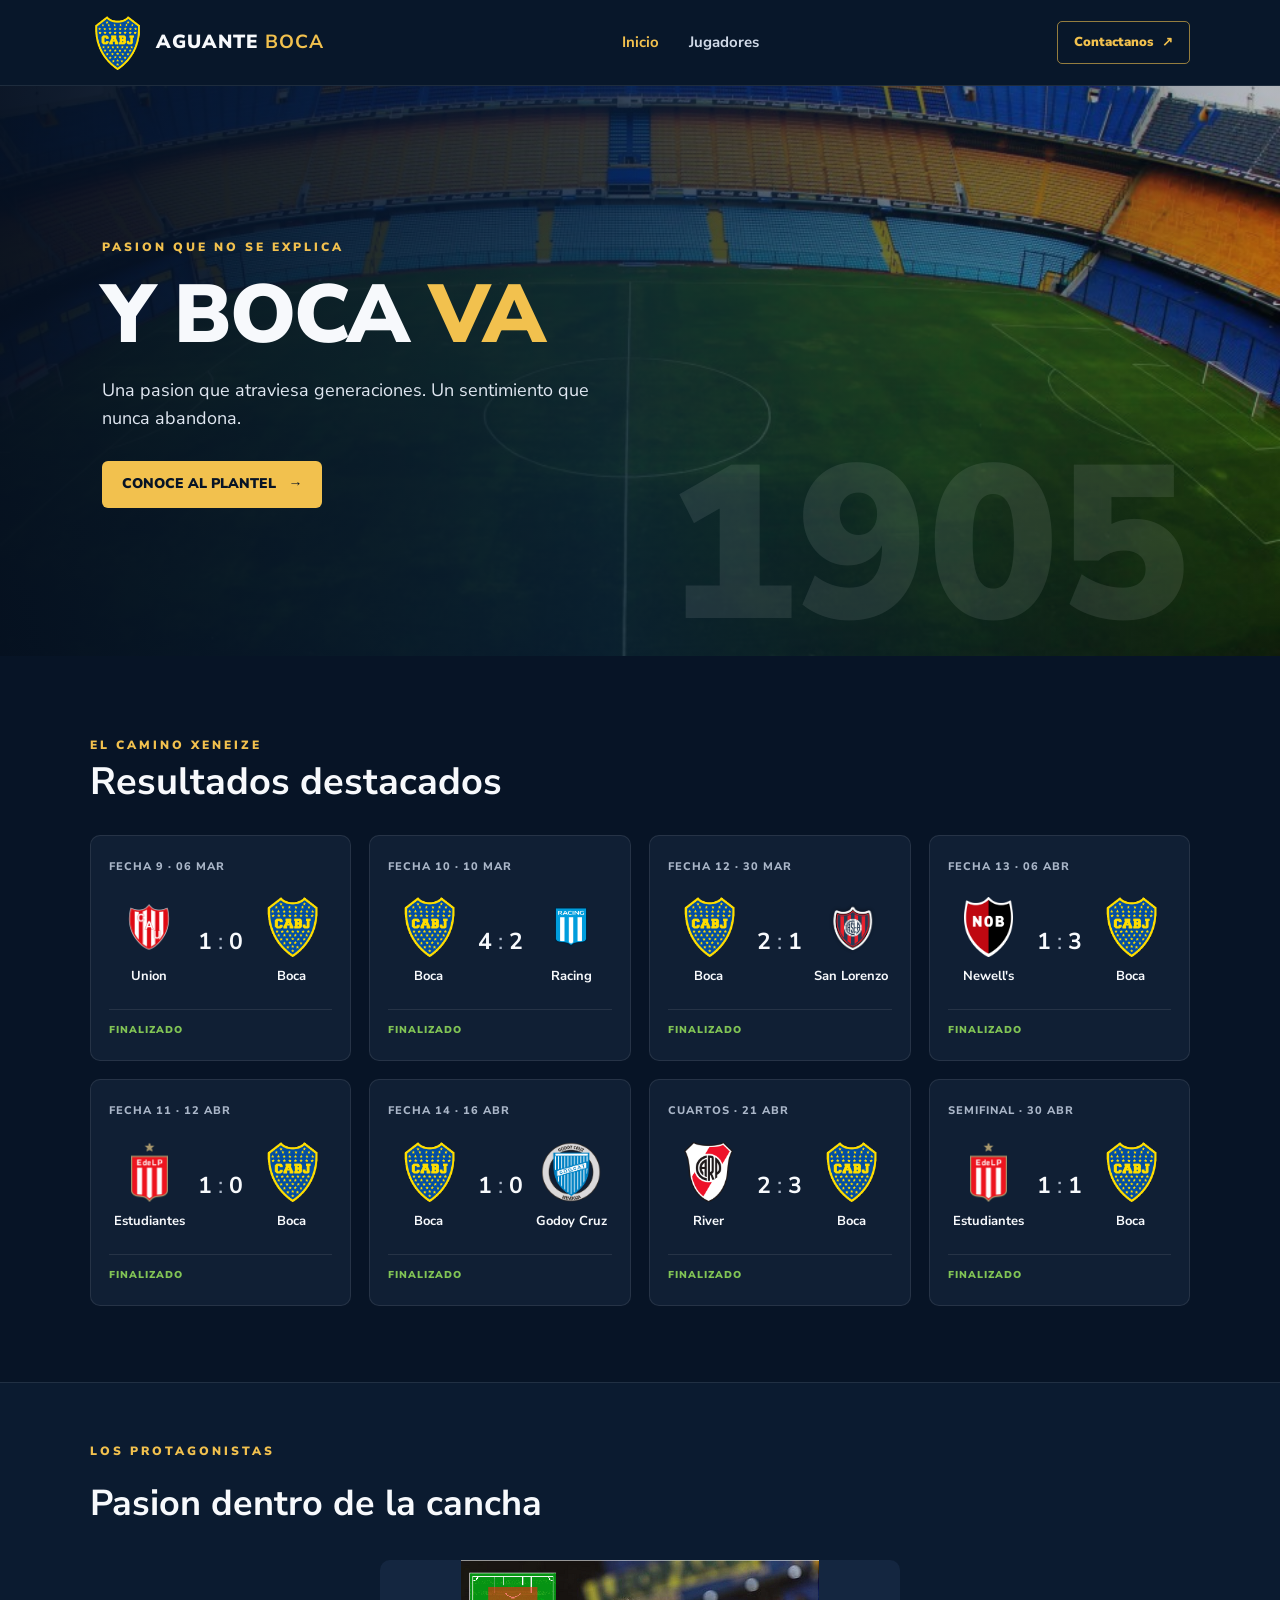
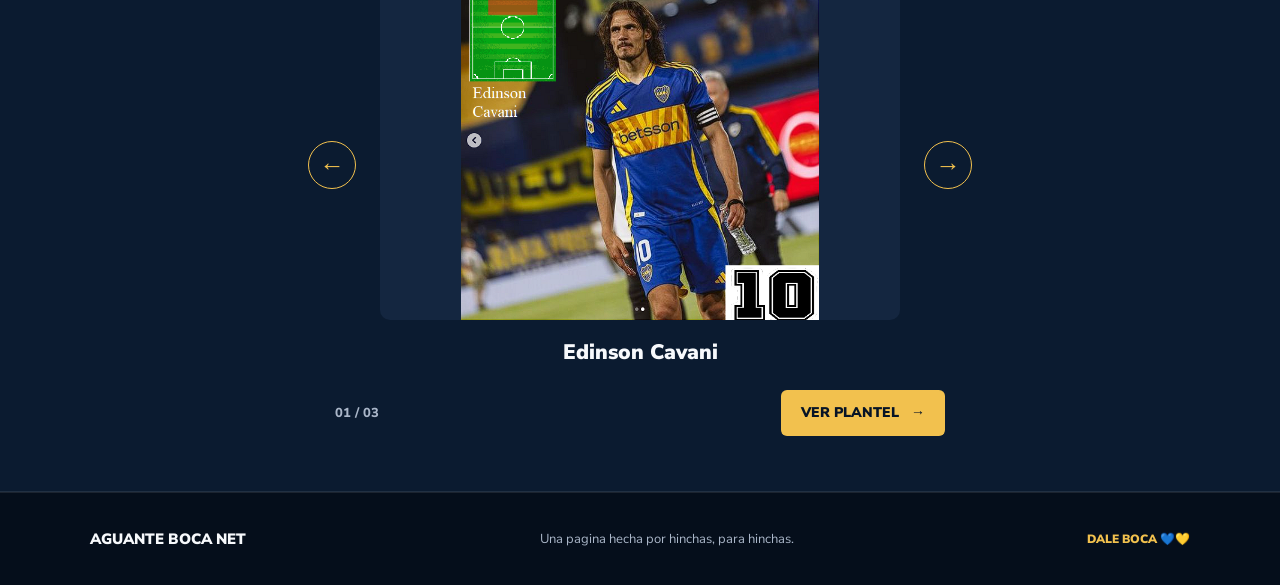
<file: Index.html>
<!DOCTYPE html>
<html lang="es">
<head>
    <title>Aguante Boca Net | Pasion Xeneize</title>

    <link rel="preconnect" href="https://fonts.googleapis.com">
    <link rel="preconnect" href="https://fonts.gstatic.com" crossorigin>
    <link href="https://fonts.googleapis.com/css2?family=Nunito+Sans:wght@400;600;700;800;900&display=swap" rel="stylesheet">
    <link rel="stylesheet" href="AguanteBocaCSS.css">

    <script src="Inicio.js" defer></script>
</head>

<body>
    <header class="header">
        <a class="logo" href="index.html" aria-label="Aguante Boca Net - Inicio">
            <img src="img/escudos/BocaEscudo.png" alt="Escudo de Boca Juniors">
            <span>AGUANTE <strong>BOCA</strong></span>
        </a>

        <nav class="nav-links" aria-label="Navegacion principal">
            <ul>
                <li><a href="index.html" class="activo" aria-current="page">Inicio</a></li>
                <li><a href="PresentacionJugadores.html">Jugadores</a></li>
            </ul>
        </nav>

        <a href="HacerseSocio.html" class="miembro">Contactanos <span>↗</span></a>
    </header>

    <main>
        <section class="bienvenida">
            <div class="bienvenida-div"></div>

            <div class="bienvenida-txt">
                <span class="etiqueta">PASION QUE NO SE EXPLICA</span>
                <h1>Y BOCA <span>VA</span></h1>
                <p>Una pasion que atraviesa generaciones. Un sentimiento que nunca abandona.</p>
                <a href="PresentacionJugadores.html" class="boton-principal">
                    CONOCE AL PLANTEL <span>→</span>
                </a>
            </div>

            <div class="bienvenida-numero" aria-hidden="true">1905</div>
        </section>

        <section class="partidos">
            <div class="seccion-encabezado">
                <div>
                    <span class="etiqueta">EL CAMINO XENEIZE</span>
                    <h2>Resultados destacados</h2>
                </div>
            </div>

            <div class="partidos-seccion">
                <article class="partidos-item">
                    <span class="fecha">FECHA 9 · 06 MAR</span>
                    <div class="equipos">
                        <div class="equipo">
                            <img src="img/escudos/ca-union-logo-0.png" alt="Escudo de Unión">
                            <h3>Union</h3>
                        </div>
                        <div class="marcador"><strong>1</strong><span>:</span><strong>0</strong></div>
                        <div class="equipo">
                            <img src="img/escudos/BocaEscudo.png" alt="Escudo de Boca Juniors">
                            <h3>Boca</h3>
                        </div>
                    </div>
                    <span class="estado">FINALIZADO</span>
                </article>

                <article class="partidos-item">
                    <span class="fecha">FECHA 10 · 10 MAR</span>
                    <div class="equipos">
                        <div class="equipo">
                            <img src="img/escudos/BocaEscudo.png" alt="Escudo de Boca Juniors">
                            <h3>Boca</h3>
                        </div>
                        <div class="marcador"><strong>4</strong><span>:</span><strong>2</strong></div>
                        <div class="equipo">
                            <img src="img/escudos/racing-8211-racing-club-de-avellaneda.png" alt="Escudo de Racing Club">
                            <h3>Racing</h3>
                        </div>
                    </div>
                    <span class="estado">FINALIZADO</span>
                </article>

                <article class="partidos-item">
                    <span class="fecha">FECHA 12 · 30 MAR</span>
                    <div class="equipos">
                        <div class="equipo">
                            <img src="img/escudos/BocaEscudo.png" alt="Escudo de Boca Juniors">
                            <h3>Boca</h3>
                        </div>
                        <div class="marcador"><strong>2</strong><span>:</span><strong>1</strong></div>
                        <div class="equipo">
                            <img src="img/escudos/Photoroom-20240415_122843.png" alt="Escudo de San Lorenzo">
                            <h3>San Lorenzo</h3>
                        </div>
                    </div>
                    <span class="estado">FINALIZADO</span>
                </article>

                <article class="partidos-item">
                    <span class="fecha">FECHA 13 · 06 ABR</span>
                    <div class="equipos">
                        <div class="equipo">
                            <img src="img/escudos/Newells-old-boys-logo.png" alt="Escudo de Newell's Old Boys">
                            <h3>Newell's</h3>
                        </div>
                        <div class="marcador"><strong>1</strong><span>:</span><strong>3</strong></div>
                        <div class="equipo">
                            <img src="img/escudos/BocaEscudo.png" alt="Escudo de Boca Juniors">
                            <h3>Boca</h3>
                        </div>
                    </div>
                    <span class="estado">FINALIZADO</span>
                </article>

                <article class="partidos-item">
                    <span class="fecha">FECHA 11 · 12 ABR</span>
                    <div class="equipos">
                        <div class="equipo">
                            <img src="img/escudos/Escudo_de_Estudiantes_de_La_Plata.svg.png" alt="Escudo de Estudiantes">
                            <h3>Estudiantes</h3>
                        </div>
                        <div class="marcador"><strong>1</strong><span>:</span><strong>0</strong></div>
                        <div class="equipo">
                            <img src="img/escudos/BocaEscudo.png" alt="Escudo de Boca Juniors">
                            <h3>Boca</h3>
                        </div>
                    </div>
                    <span class="estado">FINALIZADO</span>
                </article>

                <article class="partidos-item">
                    <span class="fecha">FECHA 14 · 16 ABR</span>
                    <div class="equipos">
                        <div class="equipo">
                            <img src="img/escudos/BocaEscudo.png" alt="Escudo de Boca Juniors">
                            <h3>Boca</h3>
                        </div>
                        <div class="marcador"><strong>1</strong><span>:</span><strong>0</strong></div>
                        <div class="equipo">
                            <img src="img/escudos/Escudo_del_Club_Deportivo_Godoy_Cruz_Antonio_Tomba.svg.png" alt="Escudo de Godoy Cruz">
                            <h3>Godoy Cruz</h3>
                        </div>
                    </div>
                    <span class="estado">FINALIZADO</span>
                </article>

                <article class="partidos-item">
                    <span class="fecha">CUARTOS · 21 ABR</span>
                    <div class="equipos">
                        <div class="equipo">
                            <img src="img/escudos/Logo_River_Plate.png" alt="Escudo de River Plate">
                            <h3>River</h3>
                        </div>
                        <div class="marcador"><strong>2</strong><span>:</span><strong>3</strong></div>
                        <div class="equipo">
                            <img src="img/escudos/BocaEscudo.png" alt="Escudo de Boca Juniors">
                            <h3>Boca</h3>
                        </div>
                    </div>
                    <span class="estado">FINALIZADO</span>
                </article>

                <article class="partidos-item">
                    <span class="fecha">SEMIFINAL · 30 ABR</span>
                    <div class="equipos">
                        <div class="equipo">
                            <img src="img/escudos/Escudo_de_Estudiantes_de_La_Plata.svg.png" alt="Escudo de Estudiantes">
                            <h3>Estudiantes</h3>
                        </div>
                        <div class="marcador"><strong>1</strong><span>:</span><strong>1</strong></div>
                        <div class="equipo">
                            <img src="img/escudos/BocaEscudo.png" alt="Escudo de Boca Juniors">
                            <h3>Boca</h3>
                        </div>
                    </div>
                    <span class="estado">FINALIZADO</span>
                </article>
            </div>

        </section>
 
        <section class="carrusel" aria-label="Jugadores destacados de Boca Juniors">
            <div class="carrusel-encabezado">
                <span class="etiqueta">LOS PROTAGONISTAS</span>
                <h2>Pasion dentro de la cancha</h2>
            </div>

            <div class="carrusel-contenido">
                <button type="button" id="anterior" class="control-carrusel" aria-label="Jugador anterior">←</button>

                <figure class="carrusel-foto">
                    <img id="imagen-jugador" src="img/jugadores/Cavani.png" alt="Edinson Cavani, jugador de Boca Juniors">
                    <figcaption id="nombre-jugador">Edinson Cavani</figcaption>
                </figure>

                <button type="button" id="siguiente" class="control-carrusel" aria-label="Jugador siguiente">→</button>
            </div>

            <div class="carrusel-pie">
                <span id="contador-jugador">01 / 03</span>
                <a href="PresentacionJugadores.html" class="boton-principal">
                    VER PLANTEL <span>→</span>
                </a>
            </div>
        </section>

    </main>

    <footer class="footer">
        <a href="index.html" class="footer-marca">AGUANTE BOCA NET</a>
        <p>Una pagina hecha por hinchas, para hinchas.</p>
        <span>DALE BOCA 💙💛</span>
    </footer>
</body>
</html>
</file>
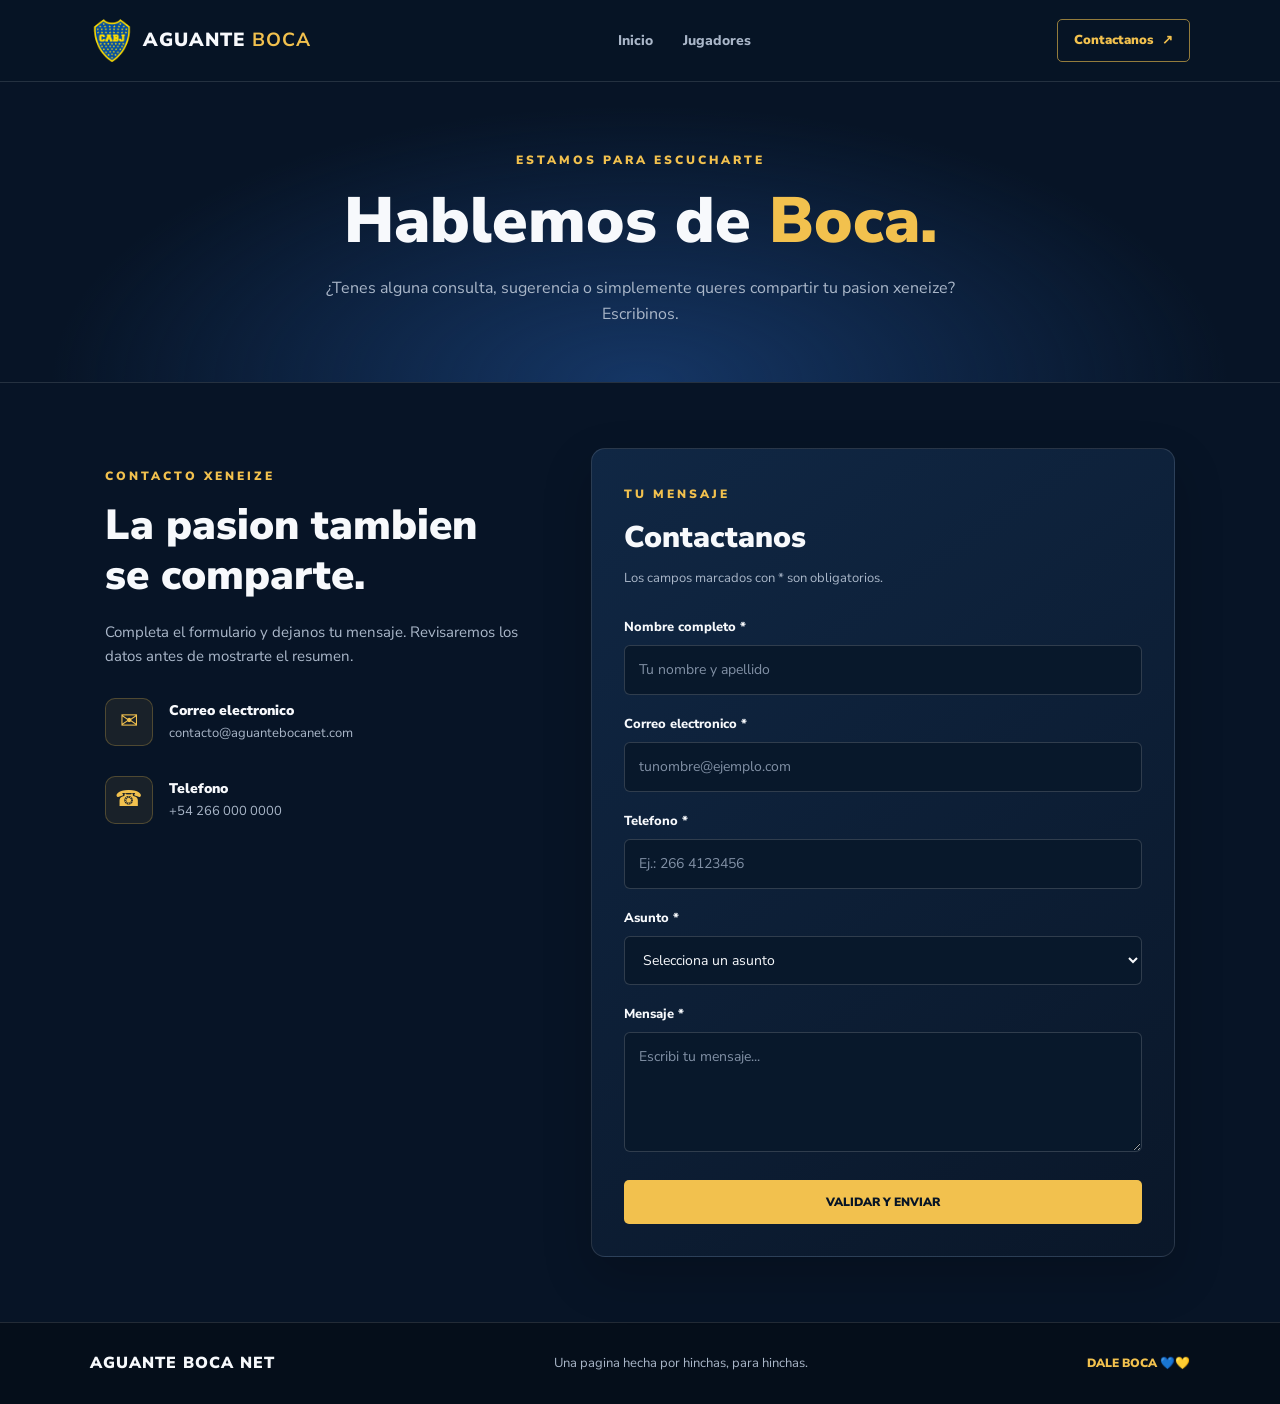
<file: HacerseSocio.html>
<!DOCTYPE html>
<html lang="es">
<head>
    <title>Contacto | Aguante Boca Net</title>

    <link rel="preconnect" href="https://fonts.googleapis.com">
    <link rel="preconnect" href="https://fonts.gstatic.com" crossorigin>
    <link href="https://fonts.googleapis.com/css2?family=Nunito+Sans:wght@400;600;700;800;900&display=swap" rel="stylesheet">

    <link rel="stylesheet" href="HaceteSocioCSS.css">
    <script src="Formulario.js" defer></script>
</head>

<body>
    <header class="header">
        <a class="logo" href="index.html" aria-label="Aguante Boca Net - Inicio">
            <img src="img/escudos/BocaEscudo.png" alt="Escudo de Boca Juniors">
            <span>AGUANTE <strong>BOCA</strong></span>
        </a>

        <nav class="nav-links" aria-label="Navegacion principal">
            <ul>
                <li><a href="index.html">Inicio</a></li>
                <li><a href="PresentacionJugadores.html">Jugadores</a></li>
            </ul>
        </nav>

        <a href="HacerseSocio.html" class="miembro">Contactanos <span>↗</span></a>
    </header>

    <main>
        <section class="contacto-hero">
            <span class="etiqueta">ESTAMOS PARA ESCUCHARTE</span>
            <h1>Hablemos de <span>Boca.</span></h1>
            <p>¿Tenes alguna consulta, sugerencia o simplemente queres compartir tu pasion xeneize? Escribinos.</p>
        </section>

        <section class="contacto-contenido">
            <aside class="contacto-info">
                <span class="etiqueta">CONTACTO XENEIZE</span>
                <h2>La pasion tambien se comparte.</h2>
                <p>Completa el formulario y dejanos tu mensaje. Revisaremos los datos antes de mostrarte el resumen.</p>

                <div class="contacto-dato">
                    <span class="dato-icono" aria-hidden="true">✉</span>
                    <div>
                        <h3>Correo electronico</h3>
                        <p>contacto@aguantebocanet.com</p>
                    </div>
                </div>

                <div class="contacto-dato">
                    <span class="dato-icono" aria-hidden="true">☎</span>
                    <div>
                        <h3>Telefono</h3>
                        <p>+54 266 000 0000</p>
                    </div>
                </div>
            </aside>

            <section class="formulario-contenedor" aria-labelledby="titulo-formulario">
                <div class="formulario-encabezado">
                    <span class="etiqueta">TU MENSAJE</span>
                    <h2 id="titulo-formulario">Contactanos</h2>
                    <p>Los campos marcados con * son obligatorios.</p>
                </div>

                <form id="formulario-contacto" novalidate>
                    <div class="campo">
                        <label for="nombre">Nombre completo *</label>
                        <input
                            type="text"
                            id="nombre"
                            name="nombre"
                            placeholder="Tu nombre y apellido"
                            autocomplete="name"
                            required
                            minlength="3"
                            maxlength="80"
                            aria-describedby="error-nombre"
                        >
                        <small class="error" id="error-nombre"></small>
                    </div>

                    <div class="campo">
                        <label for="email">Correo electronico *</label>
                        <input
                            type="email"
                            id="email"
                            name="email"
                            placeholder="tunombre@ejemplo.com"
                            autocomplete="email"
                            required
                            maxlength="100"
                            aria-describedby="error-email"
                        >
                        <small class="error" id="error-email"></small>
                    </div>

                    <div class="campo">
                        <label for="telefono">Telefono *</label>
                        <input
                            type="tel"
                            id="telefono"
                            name="telefono"
                            placeholder="Ej.: 266 4123456"
                            autocomplete="tel"
                            required
                            minlength="8"
                            maxlength="20"
                            aria-describedby="error-telefono"
                        >
                        <small class="error" id="error-telefono"></small>
                    </div>

                    <div class="campo">
                        <label for="asunto">Asunto *</label>
                        <select id="asunto" name="asunto" required aria-describedby="error-asunto">
                            <option value="">Selecciona un asunto</option>
                            <option value="Consulta">Consulta</option>
                            <option value="Sugerencia">Sugerencia</option>
                            <option value="Contenido del sitio">Contenido del sitio</option>
                            <option value="Otro">Otro</option>
                        </select>
                        <small class="error" id="error-asunto"></small>
                    </div>

                    <div class="campo">
                        <label for="mensaje">Mensaje *</label>
                        <textarea
                            id="mensaje"
                            name="mensaje"
                            rows="4"
                            placeholder="Escribi tu mensaje..."
                            required
                            minlength="10"
                            maxlength="500"
                            aria-describedby="error-mensaje"
                        ></textarea>
                        <small class="error" id="error-mensaje"></small>
                    </div>

                    <div id="estado-formulario" class="estado-formulario" role="status" aria-live="polite"></div>

                    <button type="submit" class="boton-enviar">
                        VALIDAR Y ENVIAR
                    </button>
                </form>

                <section id="resumen" class="resumen" aria-labelledby="titulo-resumen" hidden>
                    <span class="etiqueta">DATOS VALIDADOS</span>
                    <h2 id="titulo-resumen">¡Gracias por escribirnos!</h2>
                    <div id="resumen-datos"></div>
                    <button type="button" id="volver-formulario" class="boton-secundario">
                        VOLVER AL FORMULARIO
                    </button>
                </section>
            </section>
        </section>
    </main>

    <footer class="footer">
        <a href="index.html" class="footer-marca">AGUANTE BOCA NET</a>
        <p>Una pagina hecha por hinchas, para hinchas.</p>
        <span>DALE BOCA 💙💛</span>
    </footer>
</body>
</html>
</file>
<file: AguanteBocaCSS.css>
:root {
    --azul-noche: #071426;
    --azul: #102f62;
    --azul-claro: #17488b;
    --dorado: #f2c14e;
    --blanco: #f7f9fc;
    --gris: #aab6c8;
    --panel: #101f34;
    --borde: rgba(255, 255, 255, 0.09);
}

* {
    box-sizing: border-box;
    margin: 0;
    padding: 0;
}

html {
    scroll-behavior: smooth;
}

body {
    background: var(--azul-noche);
    color: var(--blanco);
    font-family: "Nunito Sans", sans-serif;
    line-height: 1.6;
}

a {
    color: inherit;
    text-decoration: none;
}

img {
    max-width: 100%;
}

/* Navegacion */

.header {
    min-height: 86px;
    padding: 14px 7%;
    display: flex;
    align-items: center;
    justify-content: space-between;
    gap: 24px;
    background: #08172a;
    border-bottom: 1px solid var(--borde);
}

.logo {
    display: flex;
    align-items: center;
    gap: 12px;
    font-size: 19px;
    font-weight: 900;
    letter-spacing: 1px;
    white-space: nowrap;
}

.logo img {
    width: 54px;
    height: 54px;
    object-fit: contain;
}

.logo strong {
    color: var(--dorado);
}

.nav-links ul {
    display: flex;
    align-items: center;
    flex-wrap: wrap;
    gap: 30px;
    list-style: none;
}

.nav-links a {
    color: #d0d9e7;
    font-size: 15px;
    font-weight: 700;
    transition: color 0.2s;
}

.nav-links a:hover,
.nav-links a.activo {
    color: var(--dorado);
}

.miembro {
    padding: 10px 16px;
    border: 1px solid rgba(242, 193, 78, 0.6);
    border-radius: 5px;
    color: var(--dorado);
    font-size: 13px;
    font-weight: 900;
    white-space: nowrap;
    transition: transform 0.2s, background-color 0.3s;
}

.miembro span {
    margin-left: 5px;
}

.miembro:hover {
    transform: translateY(-2px);
    background-color: #ffda78;
    color: var(--azul-noche);
}

/* Portada */

.bienvenida {
    min-height: 570px;
    padding: 90px 8%;
    display: flex;
    align-items: center;
    position: relative;
    overflow: hidden;
    isolation: isolate;
    background-color: var(--azul);
    background-image: url("img/309835277_575788821009774_4025439390825837681_n.jpg");
    background-size: cover;
    background-position: center;
}

.bienvenida-div {
    position: absolute;
    inset: 0;
    z-index: -1;
    background: linear-gradient(
        90deg,
        rgba(5, 16, 33, 0.97) 0%,
        rgba(7, 27, 56, 0.82) 48%,
        rgba(7, 20, 38, 0.28) 100%
    );
}

.bienvenida-txt {
    max-width: 700px;
}

.etiqueta {
    display: inline-block;
    margin-bottom: 14px;
    color: var(--dorado);
    font-size: 12px;
    font-weight: 900;
    letter-spacing: 3px;
}

.bienvenida h1 {
    margin-bottom: 18px;
    font-size: clamp(44px, 7vw, 82px);
    font-weight: 900;
    line-height: 1.05;
    letter-spacing: -2px;
}

.bienvenida h1 span {
    color: var(--dorado);
}

.bienvenida p {
    max-width: 520px;
    margin-bottom: 28px;
    color: #e0e7f1;
    font-size: 18px;
}

.boton-principal {
    display: inline-flex;
    align-items: center;
    justify-content: center;
    gap: 12px;
    padding: 12px 20px;
    border-radius: 6px;
    background: var(--dorado);
    color: var(--azul-noche);
    font-weight: 900;
    font-size: 14px;
    transition: transform 0.2s, background 0.2s;
}

.boton-principal:hover {
    transform: translateY(-2px);
    background: #ffda78;
}

.bienvenida-numero {
    position: absolute;
    right: 7%;
    bottom: 0;
    color: rgba(255, 255, 255, 0.09);
    font-size: clamp(90px, 17vw, 220px);
    font-weight: 900;
    line-height: 1;
    pointer-events: none;
}

/* Resultados */

.partidos {
    max-width: 1400px;
    margin: 0 auto;
    padding: 76px 7%;
}

.seccion-encabezado {
    display: flex;
    align-items: end;
    justify-content: space-between;
    gap: 20px;
    margin-bottom: 30px;
}

.seccion-encabezado .etiqueta {
    margin-bottom: 4px;
}

.seccion-encabezado h2,
.jugadores-destacados h2 {
    font-size: clamp(26px, 4vw, 38px);
    line-height: 1.2;
}

.partidos-seccion {
    display: flex;
    flex-wrap: wrap;
    gap: 18px;
}

.partidos-item {
    flex: 1 1 calc(25% - 18px);
    min-width: 220px;
    padding: 22px 18px;
    background: var(--panel);
    border: 1px solid var(--borde);
    border-radius: 10px;
    transition: transform 0.2s, border-color 0.2s;
}

.partidos-item:hover {
    transform: translateY(-4px);
    border-color: rgba(242, 193, 78, 0.55);
}

.fecha {
    display: block;
    margin-bottom: 22px;
    color: var(--gris);
    font-size: 11px;
    font-weight: 800;
    letter-spacing: 1px;
}

.equipos {
    display: flex;
    align-items: center;
    justify-content: space-between;
    gap: 8px;
}

.equipo {
    flex: 1;
    min-width: 0;
    display: flex;
    flex-direction: column;
    align-items: center;
    gap: 9px;
    text-align: center;
}

.equipo img {
    width: 60px;
    height: 60px;
    object-fit: contain;
}

.equipo h3 {
    font-size: 13px;
    overflow-wrap: anywhere;
}

.marcador {
    display: flex;
    align-items: center;
    gap: 6px;
    font-size: 23px;
    font-weight: 900;
}

.marcador span {
    color: var(--gris);
    font-weight: 400;
}

.estado {
    display: block;
    margin-top: 22px;
    padding-top: 12px;
    border-top: 1px solid var(--borde);
    color: #81c455;
    font-size: 10px;
    font-weight: 900;
    letter-spacing: 1px;
}

/* Pie de pagina */

.footer {
    padding: 34px 7%;
    display: flex;
    align-items: center;
    justify-content: space-between;
    flex-wrap: wrap;
    gap: 12px 24px;
    background: #050e1b;
    border-top: 1px solid var(--borde);
}

.footer-marca {
    font-size: 15px;
    font-weight: 900;
}

.footer p {
    color: var(--gris);
    font-size: 13px;
}

.footer > span {
    color: var(--dorado);
    font-size: 12px;
    font-weight: 900;
}

/* Carrusel de jugadores */

.carrusel {
    padding: 55px 7%;
    background: #0b1b30;
    border-top: 1px solid var(--borde);
    border-bottom: 1px solid var(--borde);
}

.carrusel-encabezado {
    max-width: 1400px;
    margin: 0 auto 28px;
}

.carrusel-encabezado h2 {
    font-size: clamp(25px, 4vw, 36px);
}

.carrusel-contenido {
    max-width: 850px;
    margin: 0 auto;
    display: flex;
    align-items: center;
    justify-content: center;
    gap: 24px;
}

.control-carrusel {
    flex-shrink: 0;
    width: 48px;
    height: 48px;
    border: 1px solid var(--dorado);
    border-radius: 50%;
    background: transparent;
    color: var(--dorado);
    font-size: 25px;
    cursor: pointer;
    transition: background 0.2s, color 0.2s;
}

.control-carrusel:hover {
    background: var(--dorado);
    color: var(--azul-noche);
}

.carrusel-foto {
    width: min(100%, 520px);
    text-align: center;
}

.carrusel-foto img {
    display: block;
    width: 100%;
    height: 360px;
    object-fit: contain;
    border-radius: 10px;
    background: #142640;
}

.carrusel-foto figcaption {
    padding-top: 16px;
    font-size: 21px;
    font-weight: 900;
}

.carrusel-pie {
    max-width: 610px;
    margin: 20px auto 0;
    display: flex;
    justify-content: space-between;
    align-items: center;
    gap: 20px;
}

.carrusel-pie > span {
    color: var(--gris);
    font-size: 13px;
    font-weight: 800;
}
</file>
<file: HaceteSocioCSS.css>
:root {
    --azul-noche: #071426;
    --azul: #0d2c55;
    --azul-claro: #153665;
    --dorado: #f2c14e;
    --blanco: #f7f9fc;
    --gris: #aab7c9;
    --borde: rgba(255, 255, 255, 0.12);
    --error: #ff9292;
}

* {
    box-sizing: border-box;
    margin: 0;
    padding: 0;
}

html {
    scroll-behavior: smooth;
}

body {
    background: var(--azul-noche);
    color: var(--blanco);
    font-family: "Nunito Sans", sans-serif;
    line-height: 1.6;
}

a {
    color: inherit;
    text-decoration: none;
}

.header {
    min-height: 82px;
    padding: 15px 7%;
    display: flex;
    align-items: center;
    justify-content: space-between;
    gap: 25px;
    background: rgba(7, 20, 38, 0.97);
    border-bottom: 1px solid var(--borde);
}

.logo {
    display: flex;
    align-items: center;
    gap: 10px;
    font-size: 19px;
    font-weight: 900;
    letter-spacing: 1px;
    white-space: nowrap;
}

.logo img {
    width: 43px;
    height: 43px;
    object-fit: contain;
}

.logo strong {
    color: var(--dorado);
}

.nav-links ul {
    display: flex;
    align-items: center;
    gap: 30px;
    list-style: none;
}

.nav-links a {
    color: var(--gris);
    font-size: 14px;
    font-weight: 800;
    transition: color 0.2s;
}

.nav-links a:hover,
.nav-links a.activo {
    color: var(--dorado);
}

.nav-links a.activo {
    padding-bottom: 7px;
    border-bottom: 2px solid var(--dorado);
}

.miembro {
    padding: 10px 16px;
    border: 1px solid rgba(242, 193, 78, 0.6);
    border-radius: 5px;
    color: var(--dorado);
    font-size: 13px;
    font-weight: 900;
    white-space: nowrap;
    transition: transform 0.2s, background-color 0.3s;
}

.miembro span {
    margin-left: 5px;
}

.miembro:hover {
    transform: translateY(-2px);
    background-color: #ffda78;
    color: #08172a;
}

.contacto-hero {
    padding: 65px 7% 55px;
    text-align: center;
    background:
        radial-gradient(ellipse at 50% 100%, #153665 0%, transparent 65%),
        var(--azul-noche);
    border-bottom: 1px solid var(--borde);
}

.etiqueta {
    color: var(--dorado);
    font-size: 12px;
    font-weight: 900;
    letter-spacing: 3px;
}

.contacto-hero h1 {
    margin-top: 12px;
    font-size: clamp(38px, 6vw, 64px);
    line-height: 1.15;
    font-weight: 900;
}

.contacto-hero h1 span {
    color: var(--dorado);
}

.contacto-hero > p {
    max-width: 650px;
    margin: 18px auto 0;
    color: var(--gris);
    font-size: 16px;
}

.contacto-contenido {
    max-width: 1250px;
    margin: 0 auto;
    padding: 65px 7%;
    display: grid;
    grid-template-columns: minmax(0, 0.85fr) minmax(0, 1.15fr);
    align-items: start;
    gap: 55px;
}

.contacto-info {
    padding-top: 15px;
}

.contacto-info h2 {
    max-width: 400px;
    margin-top: 12px;
    font-size: clamp(28px, 4vw, 42px);
    line-height: 1.2;
    font-weight: 900;
}

.contacto-info > p {
    max-width: 430px;
    margin-top: 18px;
    color: var(--gris);
    font-size: 15px;
}

.contacto-dato {
    margin-top: 30px;
    display: flex;
    align-items: center;
    gap: 16px;
}

.dato-icono {
    width: 48px;
    height: 48px;
    flex-shrink: 0;
    display: grid;
    place-items: center;
    color: var(--dorado);
    background: rgba(242, 193, 78, 0.08);
    border: 1px solid rgba(242, 193, 78, 0.25);
    border-radius: 10px;
    font-size: 22px;
}

.contacto-dato h3 {
    font-size: 14px;
    font-weight: 900;
}

.contacto-dato p {
    overflow-wrap: anywhere;
    color: var(--gris);
    font-size: 13px;
}

.contacto-frase {
    margin-top: 50px;
    padding: 22px;
    background: linear-gradient(120deg, #102c50, #0b1b30);
    border-left: 3px solid var(--dorado);
    border-radius: 0 8px 8px 0;
}

.contacto-frase span {
    color: rgba(242, 193, 78, 0.85);
    font-size: 40px;
    font-weight: 900;
    line-height: 1;
}

.contacto-frase p {
    margin-top: 10px;
    color: var(--gris);
    font-size: 14px;
}

.formulario-contenedor {
    min-width: 0;
    padding: 32px;
    background: linear-gradient(145deg, #102744, #0a1729);
    border: 1px solid var(--borde);
    border-radius: 14px;
    box-shadow: 0 20px 50px rgba(0, 0, 0, 0.2);
}

.formulario-encabezado {
    margin-bottom: 28px;
}

.formulario-encabezado h2,
.resumen h2 {
    margin-top: 7px;
    font-size: 30px;
    font-weight: 900;
}

.formulario-encabezado p,
.resumen > p {
    margin-top: 6px;
    color: var(--gris);
    font-size: 13px;
}

.campo {
    margin-bottom: 19px;
}

.campo label {
    display: block;
    margin-bottom: 7px;
    font-size: 13px;
    font-weight: 800;
}

.campo input,
.campo select,
.campo textarea {
    width: 100%;
    padding: 13px 14px;
    color: var(--blanco);
    background: #08182b;
    border: 1px solid rgba(255, 255, 255, 0.16);
    border-radius: 6px;
    font: inherit;
    font-size: 14px;
    outline: none;
    transition: border-color 0.2s, box-shadow 0.2s;
}

.campo input::placeholder,
.campo textarea::placeholder {
    color: #8190a5;
}

.campo select {
    color-scheme: dark;
}

.campo textarea {
    min-height: 120px;
    resize: vertical;
}

.campo input:focus,
.campo select:focus,
.campo textarea:focus {
    border-color: var(--dorado);
    box-shadow: 0 0 0 3px rgba(242, 193, 78, 0.1);
}

.campo .invalido {
    border-color: var(--error);
}

.campo .valido {
    border-color: #68d6a0;
}

.error {
    display: block;
    min-height: 0;
    margin-top: 5px;
    color: var(--error);
    font-size: 12px;
}

.error:not(:empty) {
    min-height: 18px;
}

.estado-formulario {
    margin-bottom: 12px;
    color: var(--error);
    font-size: 13px;
    font-weight: 700;
}

.boton-enviar,
.boton-secundario {
    display: inline-flex;
    align-items: center;
    justify-content: center;
    gap: 15px;
    padding: 14px 20px;
    border: 0;
    border-radius: 5px;
    font-family: inherit;
    font-size: 12px;
    font-weight: 900;
    cursor: pointer;
    transition: background 0.2s, color 0.2s, transform 0.2s;
}

.boton-enviar {
    width: 100%;
    background: var(--dorado);
    color: var(--azul-noche);
}

.boton-enviar:hover {
    background: #ffda75;
    transform: translateY(-2px);
}

.boton-secundario {
    margin-top: 22px;
    background: transparent;
    color: var(--dorado);
    border: 1px solid rgba(242, 193, 78, 0.6);
}

.boton-secundario:hover {
    background: var(--dorado);
    color: var(--azul-noche);
}

.resumen {
    margin-top: 25px;
    padding-top: 25px;
    border-top: 1px solid var(--borde);
}

.resumen[hidden] {
    display: none;
}

.resumen h2 {
    font-size: 25px;
}

.resumen-linea {
    padding: 12px 0;
    border-bottom: 1px solid var(--borde);
    overflow-wrap: anywhere;
}

.resumen-linea strong {
    display: block;
    margin-bottom: 3px;
    color: var(--dorado);
    font-size: 12px;
}

.resumen-linea p {
    color: var(--blanco);
    font-size: 14px;
    white-space: pre-wrap;
}

.footer {
    padding: 28px 7%;
    display: flex;
    align-items: center;
    justify-content: space-between;
    flex-wrap: wrap;
    gap: 15px;
    background: #050e1a;
    border-top: 1px solid var(--borde);
}

.footer-marca {
    font-weight: 900;
    letter-spacing: 1px;
}

.footer p {
    color: var(--gris);
    font-size: 13px;
}

.footer > span {
    color: var(--dorado);
    font-size: 12px;
    font-weight: 900;
}

a:focus-visible,
button:focus-visible {
    outline: 3px solid white;
    outline-offset: 4px;
}
</file>
